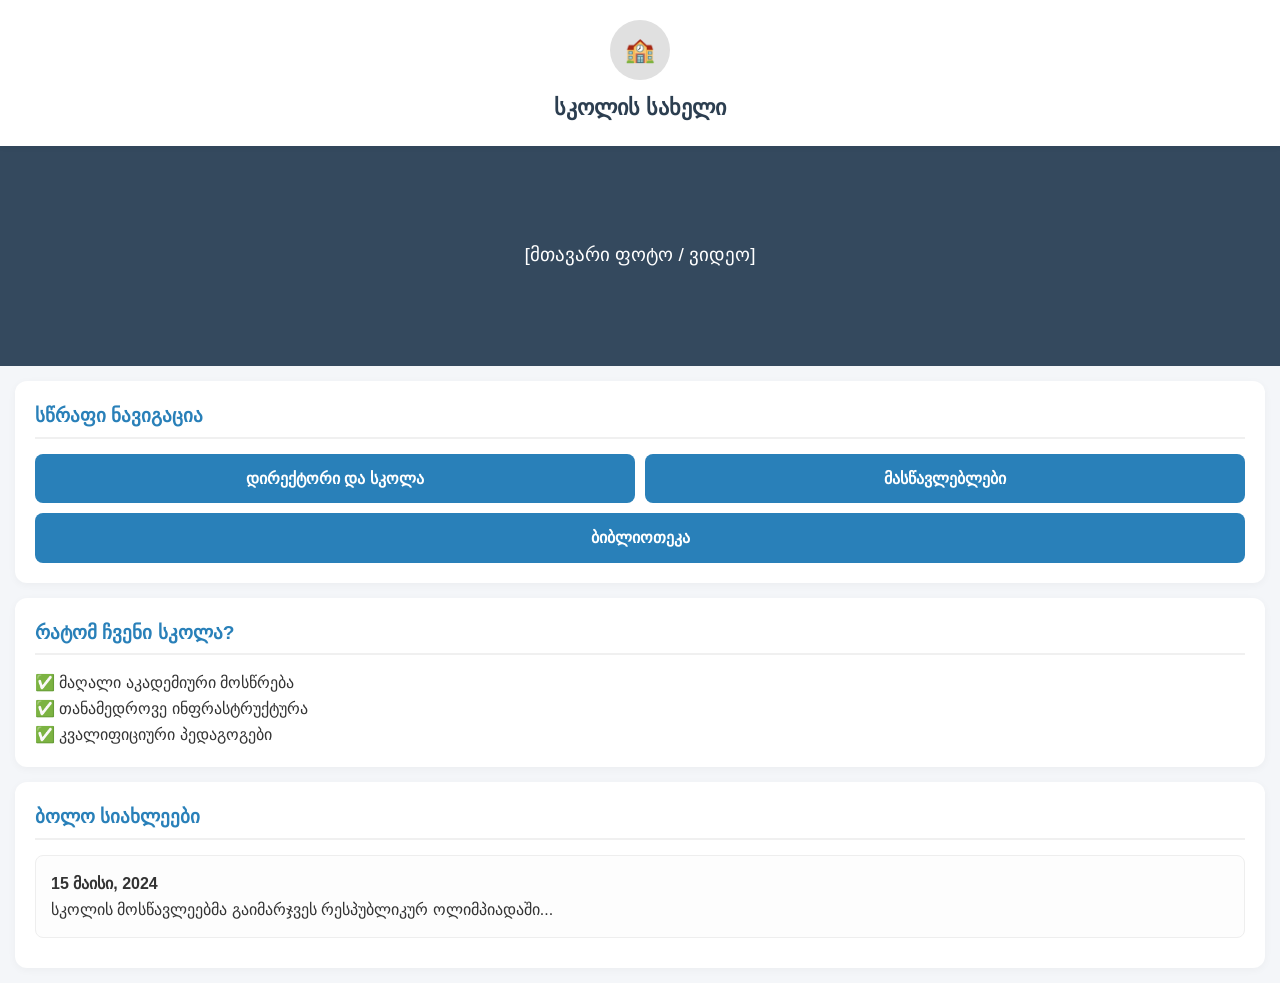
<file: index.html>
<!DOCTYPE html>
<html lang="ka">
<head>
    <meta charset="UTF-8">
    <meta name="viewport" content="width=device-width, initial-scale=1.0, maximum-scale=1.0, user-scalable=no">
    <title>სკოლის ოფიციალური ვებგვერდი</title>
    <style>
        * { box-sizing: border-box; margin: 0; padding: 0; }
        body { font-family: 'Segoe UI', Tahoma, Geneva, Verdana, sans-serif; background-color: #f4f6f9; color: #333; line-height: 1.6; }
        header { background-color: #ffffff; padding: 20px; text-align: center; box-shadow: 0 2px 5px rgba(0,0,0,0.05); position: sticky; top: 0; z-index: 100; }
        .logo-placeholder { width: 60px; height: 60px; background-color: #e0e0e0; border-radius: 50%; margin: 0 auto 10px auto; display: flex; align-items: center; justify-content: center; font-size: 24px; }
        h1 { font-size: 1.4rem; color: #2c3e50; }
        .hero { width: 100%; height: 220px; background-color: #34495e; color: white; display: flex; align-items: center; justify-content: center; font-size: 1.2rem; }
        .section { background: #ffffff; margin: 15px; padding: 20px; border-radius: 12px; box-shadow: 0 2px 8px rgba(0,0,0,0.04); }
        .section h2 { font-size: 1.2rem; color: #2980b9; margin-bottom: 15px; border-bottom: 2px solid #f0f0f0; padding-bottom: 5px; }
        .quick-buttons { display: flex; flex-wrap: wrap; gap: 10px; }
        .btn { background-color: #2980b9; color: white; padding: 12px 20px; border-radius: 8px; text-decoration: none; font-weight: bold; flex: 1 1 45%; text-align: center; }
        .card { background: #fdfdfd; border: 1px solid #eee; padding: 15px; border-radius: 8px; margin-bottom: 10px; }
    </style>
</head>
<body>

    <header>
        <div class="logo-placeholder">🏫</div>
        <h1>სკოლის სახელი</h1>
    </header>

    <div class="hero">
        [მთავარი ფოტო / ვიდეო]
    </div>

    <div class="section">
        <h2>სწრაფი ნავიგაცია</h2>
        <div class="quick-buttons">
            <!-- აქ არის მიბმული სხვა ფაილები -->
            <a href="details.html" class="btn">დირექტორი და სკოლა</a>
            <a href="staff.html" class="btn">მასწავლებლები</a>
            <a href="library.html" class="btn">ბიბლიოთეკა</a>
        </div>
    </div>

    <div class="section">
        <h2>რატომ ჩვენი სკოლა?</h2>
        <p>✅ მაღალი აკადემიური მოსწრება<br>✅ თანამედროვე ინფრასტრუქტურა<br>✅ კვალიფიციური პედაგოგები</p>
    </div>

    <div class="section">
        <h2>ბოლო სიახლეები</h2>
        <div class="card">
            <strong>15 მაისი, 2024</strong><br>
            სკოლის მოსწავლეებმა გაიმარჯვეს რესპუბლიკურ ოლიმპიადაში...
        </div>
    </div>

</body>
</html>
</file>
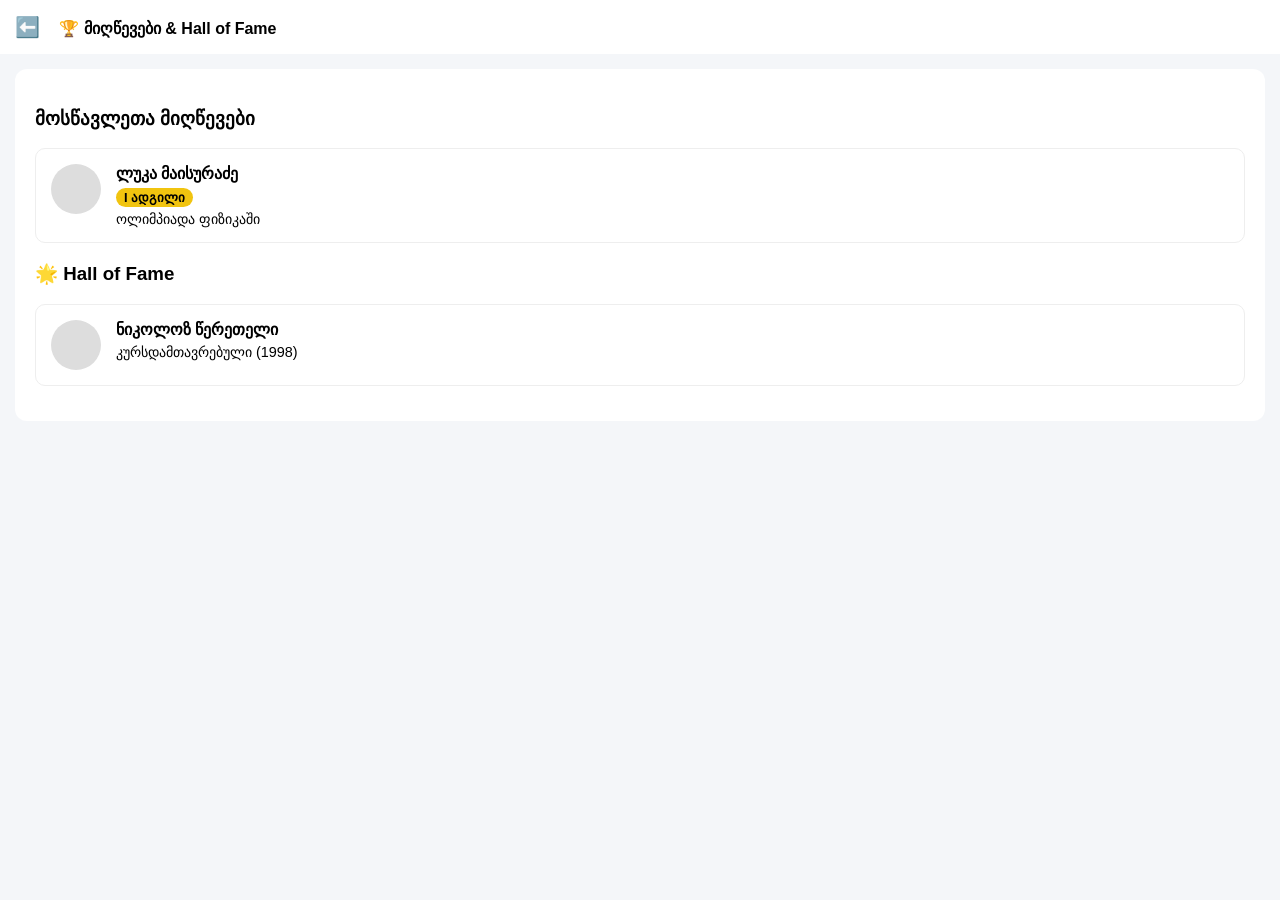
<file: achievements.html>
<!DOCTYPE html>
<html lang="ka">
<head>
    <meta charset="UTF-8">
    <meta name="viewport" content="width=device-width, initial-scale=1.0">
    <title>მიღწევები</title>
    <style>
        body { font-family: sans-serif; background: #f4f6f9; margin: 0; padding: 0; }
        header { background: #fff; padding: 15px; }
        .back-btn { text-decoration: none; font-size: 20px; margin-right: 15px; }
        .section { background: #fff; margin: 15px; padding: 20px; border-radius: 12px; }
        .card { display: flex; gap: 15px; border: 1px solid #eee; padding: 15px; border-radius: 10px; margin-bottom: 15px; }
        .photo { width: 50px; height: 50px; background: #ddd; border-radius: 50%; }
        .badge { background: #f1c40f; padding: 2px 8px; border-radius: 10px; font-size: 0.8rem; font-weight: bold; }
    </style>
</head>
<body>
    <header><a href="index.html" class="back-btn">⬅️</a> <b>🏆 მიღწევები & Hall of Fame</b></header>
    <div class="section">
        <h3>მოსწავლეთა მიღწევები</h3>
        <div class="card">
            <div class="photo"></div>
            <div>
                <h4 style="margin: 0 0 5px 0;">ლუკა მაისურაძე</h4>
                <span class="badge">I ადგილი</span>
                <p style="margin: 5px 0 0 0; font-size: 0.9rem;">ოლიმპიადა ფიზიკაში</p>
            </div>
        </div>
        <h3 style="margin-top: 20px;">🌟 Hall of Fame</h3>
        <div class="card">
            <div class="photo"></div>
            <div>
                <h4 style="margin: 0 0 5px 0;">ნიკოლოზ წერეთელი</h4>
                <p style="margin: 0; font-size: 0.9rem;">კურსდამთავრებული (1998)</p>
            </div>
        </div>
    </div>
</body>
</html>
</file>
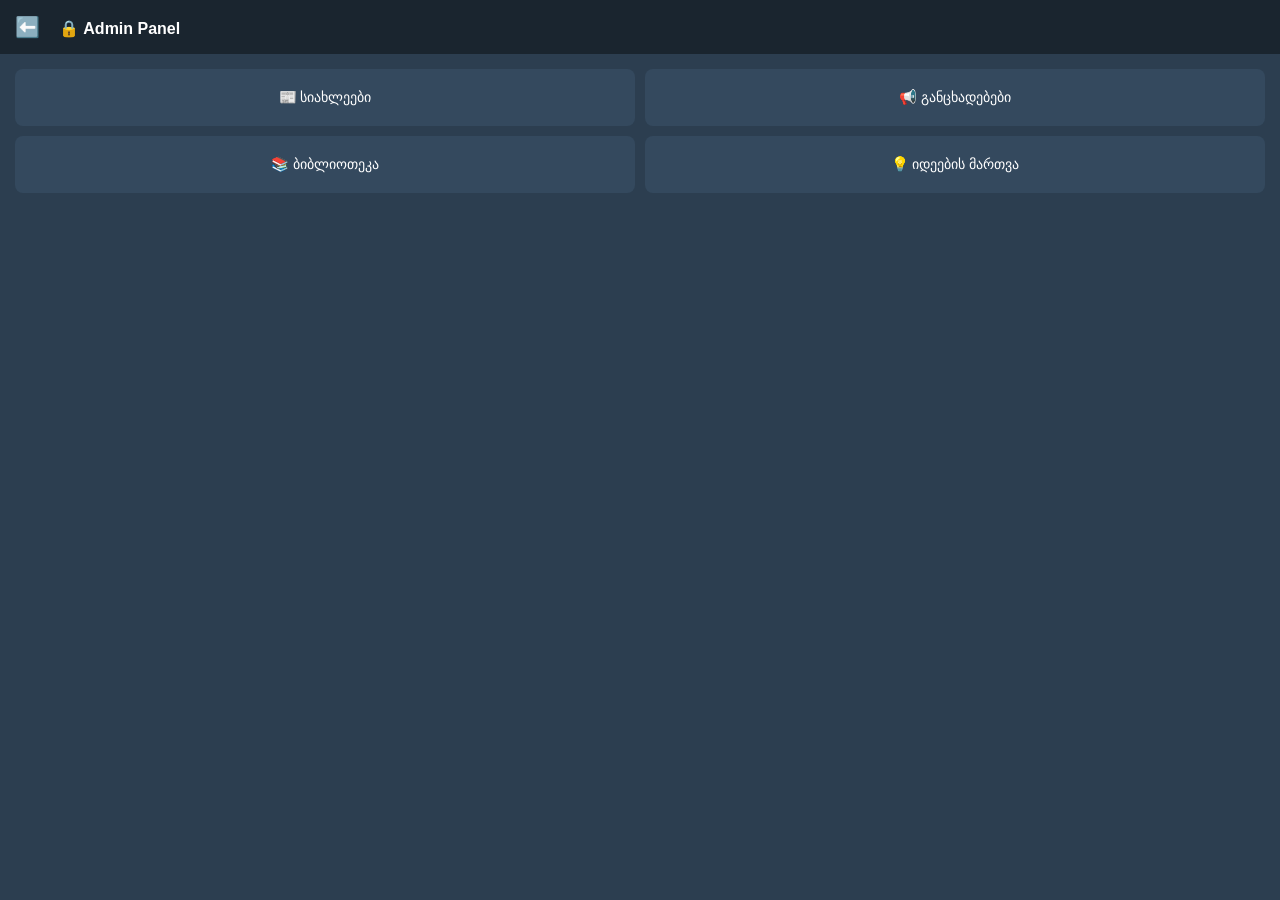
<file: admin.html>
<!DOCTYPE html>
<html lang="ka">
<head>
    <meta charset="UTF-8">
    <meta name="viewport" content="width=device-width, initial-scale=1.0">
    <title>Admin Panel</title>
    <style>
        body { font-family: sans-serif; background: #2c3e50; margin: 0; padding: 0; color: #fff; }
        header { background: #1a252f; padding: 15px; }
        .back-btn { text-decoration: none; font-size: 20px; margin-right: 15px; color: #fff; }
        .grid { display: grid; grid-template-columns: 1fr 1fr; gap: 10px; padding: 15px; }
        .btn { background: #34495e; padding: 20px 10px; text-align: center; border-radius: 8px; color: #fff; text-decoration: none; font-size: 0.9rem; }
    </style>
</head>
<body>
    <header><a href="index.html" class="back-btn">⬅️</a> <b>🔒 Admin Panel</b></header>
    <div class="grid">
        <a href="#" class="btn">📰 სიახლეები</a>
        <a href="#" class="btn">📢 განცხადებები</a>
        <a href="#" class="btn">📚 ბიბლიოთეკა</a>
        <a href="#" class="btn">💡 იდეების მართვა</a>
    </div>
</body>
</html>
</file>
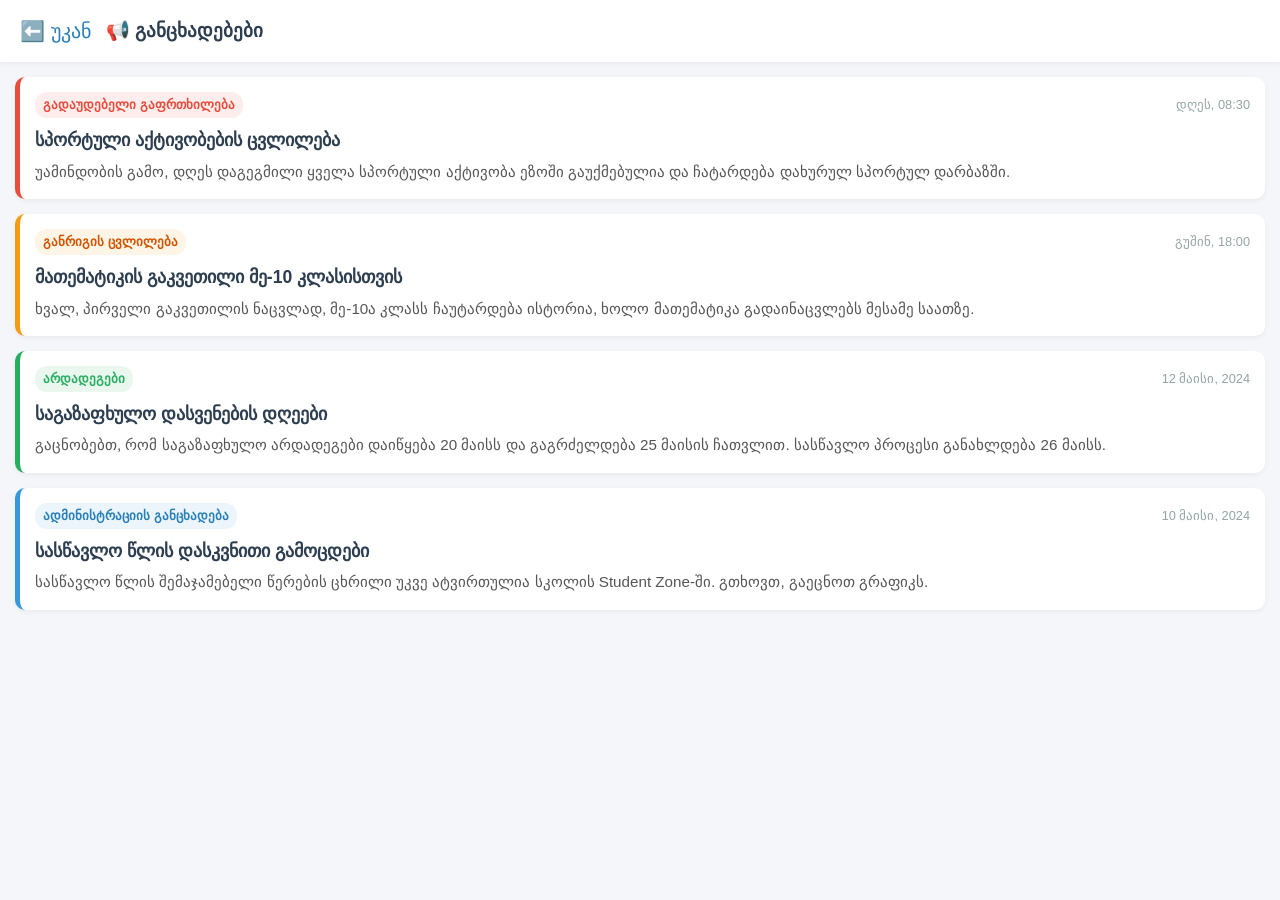
<file: announcements.html>
<!DOCTYPE html>
<html lang="ka">
<head>
    <meta charset="UTF-8">
    <meta name="viewport" content="width=device-width, initial-scale=1.0, maximum-scale=1.0, user-scalable=no">
    <title>მნიშვნელოვანი განცხადებები</title>
    <style>
        * { box-sizing: border-box; margin: 0; padding: 0; }
        body { font-family: 'Segoe UI', Tahoma, Geneva, Verdana, sans-serif; background-color: #f4f6f9; color: #333; line-height: 1.6; }
        
        header { background-color: #ffffff; padding: 15px 20px; display: flex; align-items: center; box-shadow: 0 2px 5px rgba(0,0,0,0.05); position: sticky; top: 0; z-index: 100; }
        .back-btn { text-decoration: none; font-size: 20px; color: #2980b9; margin-right: 15px; }
        h1 { font-size: 1.2rem; color: #2c3e50; }

        .section { padding: 15px; }

        /* განცხადებების საერთო სტილი */
        .alert-card { background: #ffffff; padding: 15px; border-radius: 10px; margin-bottom: 15px; box-shadow: 0 2px 5px rgba(0,0,0,0.05); position: relative; }
        
        /* სხვადასხვა ტიპის განცხადებების ფერები */
        .urgent { border-left: 5px solid #e74c3c; } /* გადაუდებელი - წითელი */
        .schedule { border-left: 5px solid #f39c12; } /* განრიგი - ნარინჯისფერი */
        .holiday { border-left: 5px solid #27ae60; } /* არდადეგები - მწვანე */
        .admin { border-left: 5px solid #3498db; } /* ადმინისტრაცია - ლურჯი */

        .alert-meta { display: flex; justify-content: space-between; align-items: center; margin-bottom: 8px; }
        .alert-type { font-size: 0.8rem; font-weight: bold; padding: 3px 8px; border-radius: 12px; }
        
        /* ტიპების ფონები */
        .urgent .alert-type { background-color: #fdedec; color: #e74c3c; }
        .schedule .alert-type { background-color: #fef5e7; color: #d35400; }
        .holiday .alert-type { background-color: #e9f7ef; color: #27ae60; }
        .admin .alert-type { background-color: #ebf5fb; color: #2980b9; }

        .date { font-size: 0.8rem; color: #95a5a6; }
        .title { font-weight: bold; font-size: 1.1rem; margin-bottom: 5px; color: #2c3e50; }
        .description { font-size: 0.95rem; color: #555; }
    </style>
</head>
<body>

    <header>
        <a href="index.html" class="back-btn">⬅️ უკან</a>
        <h1>📢 განცხადებები</h1>
    </header>

    <div class="section">

        <!-- გადაუდებელი განცხადება -->
        <div class="alert-card urgent">
            <div class="alert-meta">
                <span class="alert-type">გადაუდებელი გაფრთხილება</span>
                <span class="date">დღეს, 08:30</span>
            </div>
            <div class="title">სპორტული აქტივობების ცვლილება</div>
            <div class="description">უამინდობის გამო, დღეს დაგეგმილი ყველა სპორტული აქტივობა ეზოში გაუქმებულია და ჩატარდება დახურულ სპორტულ დარბაზში.</div>
        </div>

        <!-- განრიგის ცვლილება -->
        <div class="alert-card schedule">
            <div class="alert-meta">
                <span class="alert-type">განრიგის ცვლილება</span>
                <span class="date">გუშინ, 18:00</span>
            </div>
            <div class="title">მათემატიკის გაკვეთილი მე-10 კლასისთვის</div>
            <div class="description">ხვალ, პირველი გაკვეთილის ნაცვლად, მე-10ა კლასს ჩაუტარდება ისტორია, ხოლო მათემატიკა გადაინაცვლებს მესამე საათზე.</div>
        </div>

        <!-- არდადეგები -->
        <div class="alert-card holiday">
            <div class="alert-meta">
                <span class="alert-type">არდადეგები</span>
                <span class="date">12 მაისი, 2024</span>
            </div>
            <div class="title">საგაზაფხულო დასვენების დღეები</div>
            <div class="description">გაცნობებთ, რომ საგაზაფხულო არდადეგები დაიწყება 20 მაისს და გაგრძელდება 25 მაისის ჩათვლით. სასწავლო პროცესი განახლდება 26 მაისს.</div>
        </div>

        <!-- ადმინისტრაციის განცხადება -->
        <div class="alert-card admin">
            <div class="alert-meta">
                <span class="alert-type">ადმინისტრაციის განცხადება</span>
                <span class="date">10 მაისი, 2024</span>
            </div>
            <div class="title">სასწავლო წლის დასკვნითი გამოცდები</div>
            <div class="description">სასწავლო წლის შემაჯამებელი წერების ცხრილი უკვე ატვირთულია სკოლის Student Zone-ში. გთხოვთ, გაეცნოთ გრაფიკს.</div>
        </div>

    </div>

</body>
</html>
</file>
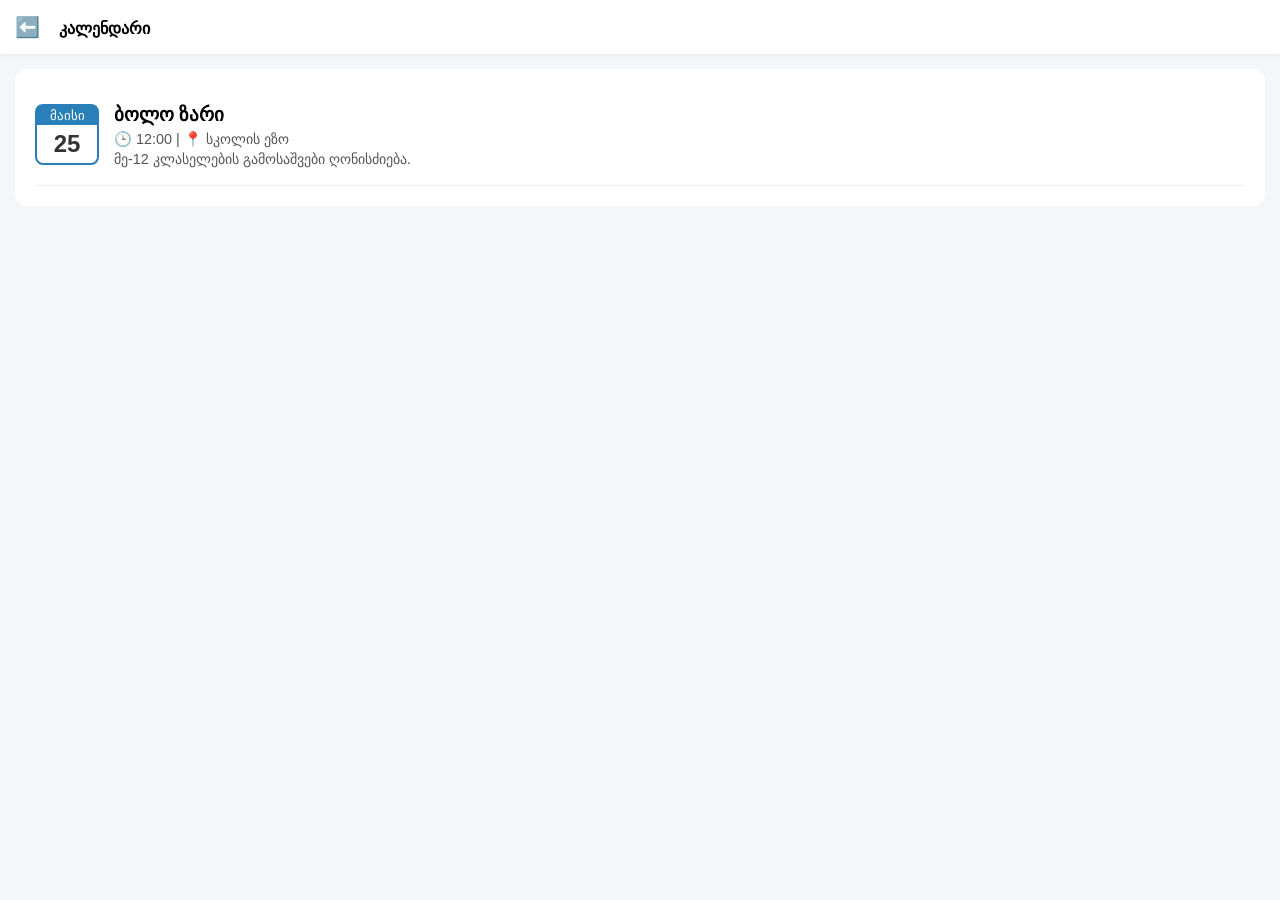
<file: calendar.html>
<!DOCTYPE html>
<html lang="ka">
<head>
    <meta charset="UTF-8">
    <meta name="viewport" content="width=device-width, initial-scale=1.0">
    <title>კალენდარი</title>
    <style>
        body { font-family: sans-serif; background: #f4f6f9; margin: 0; padding: 0; }
        header { background: #fff; padding: 15px; box-shadow: 0 2px 5px rgba(0,0,0,0.05); position: sticky; top: 0; }
        .back-btn { text-decoration: none; font-size: 20px; margin-right: 15px; }
        .section { background: #fff; margin: 15px; padding: 20px; border-radius: 12px; }
        .event-card { display: flex; gap: 15px; padding: 15px 0; border-bottom: 1px solid #eee; }
        .date-box { border: 2px solid #2980b9; border-radius: 8px; text-align: center; min-width: 60px; height: fit-content; }
        .date-month { background: #2980b9; color: #fff; font-size: 0.8rem; padding: 2px 0; }
        .date-day { font-size: 1.5rem; font-weight: bold; padding: 5px 0; color: #333; }
        .event-details p { margin: 3px 0; font-size: 0.9rem; color: #555; }
    </style>
</head>
<body>
    <header><a href="index.html" class="back-btn">⬅️</a> <b>კალენდარი</b></header>
    <div class="section">
        <div class="event-card">
            <div class="date-box">
                <div class="date-month">მაისი</div>
                <div class="date-day">25</div>
            </div>
            <div class="event-details">
                <h3 style="margin: 0 0 5px 0;">ბოლო ზარი</h3>
                <p>🕒 12:00 | 📍 სკოლის ეზო</p>
                <p>მე-12 კლასელების გამოსაშვები ღონისძიება.</p>
            </div>
        </div>
    </div>
</body>
</html>
</file>
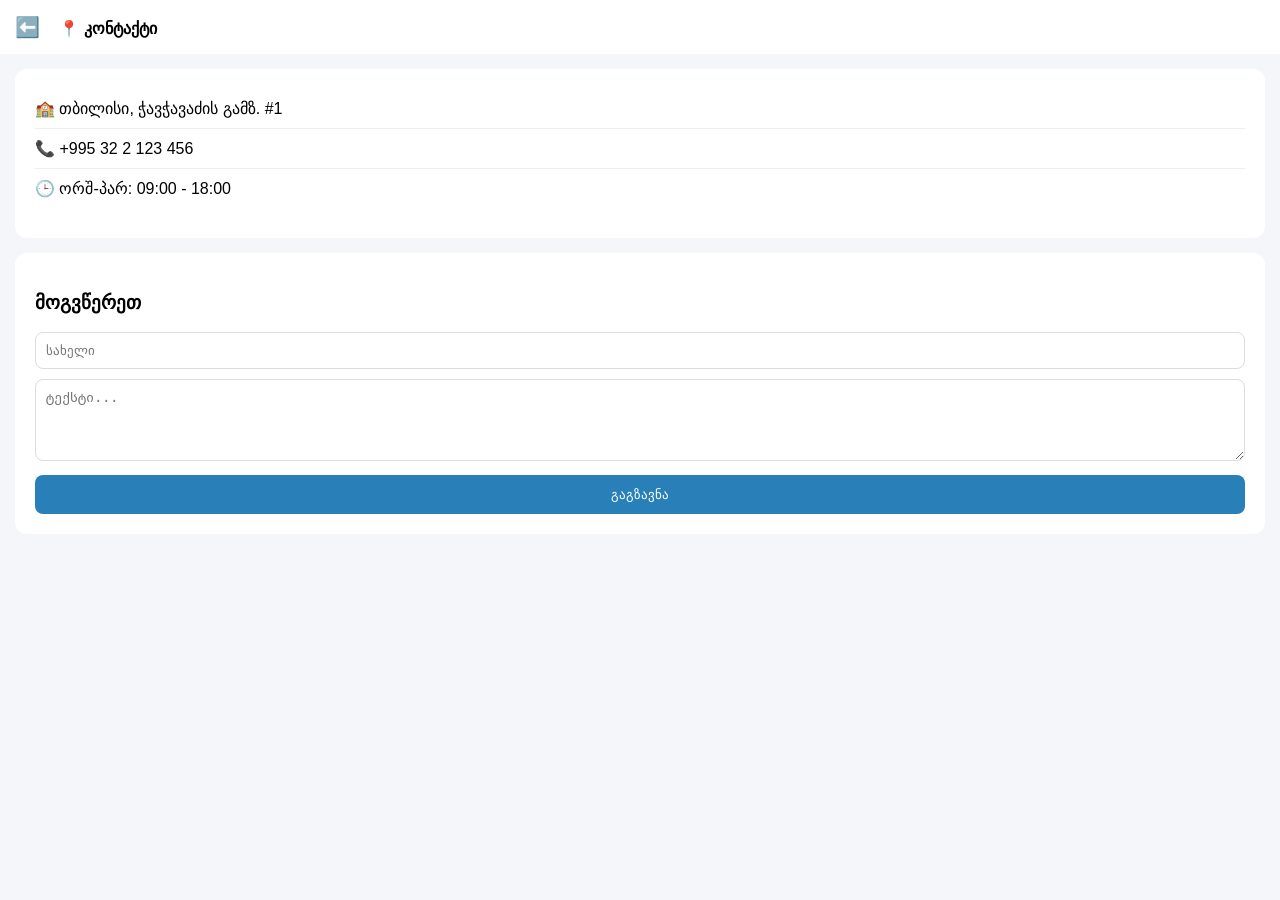
<file: contact.html>
<!DOCTYPE html>
<html lang="ka">
<head>
    <meta charset="UTF-8">
    <meta name="viewport" content="width=device-width, initial-scale=1.0">
    <title>კონტაქტი</title>
    <style>
        body { font-family: sans-serif; background: #f4f6f9; margin: 0; padding: 0; }
        header { background: #fff; padding: 15px; }
        .back-btn { text-decoration: none; font-size: 20px; margin-right: 15px; }
        .section { background: #fff; margin: 15px; padding: 20px; border-radius: 12px; }
        .info p { margin: 10px 0; border-bottom: 1px solid #eee; padding-bottom: 10px; }
        input, textarea { width: 100%; box-sizing: border-box; padding: 10px; margin-bottom: 10px; border: 1px solid #ddd; border-radius: 8px; }
        button { width: 100%; padding: 12px; background: #2980b9; color: #fff; border: none; border-radius: 8px; }
    </style>
</head>
<body>
    <header><a href="index.html" class="back-btn">⬅️</a> <b>📍 კონტაქტი</b></header>
    <div class="section info">
        <p>🏫 თბილისი, ჭავჭავაძის გამზ. #1</p>
        <p>📞 +995 32 2 123 456</p>
        <p style="border: none;">🕒 ორშ-პარ: 09:00 - 18:00</p>
    </div>
    <div class="section">
        <h3>მოგვწერეთ</h3>
        <input type="text" placeholder="სახელი">
        <textarea rows="4" placeholder="ტექსტი..."></textarea>
        <button>გაგზავნა</button>
    </div>
</body>
</html>
</file>
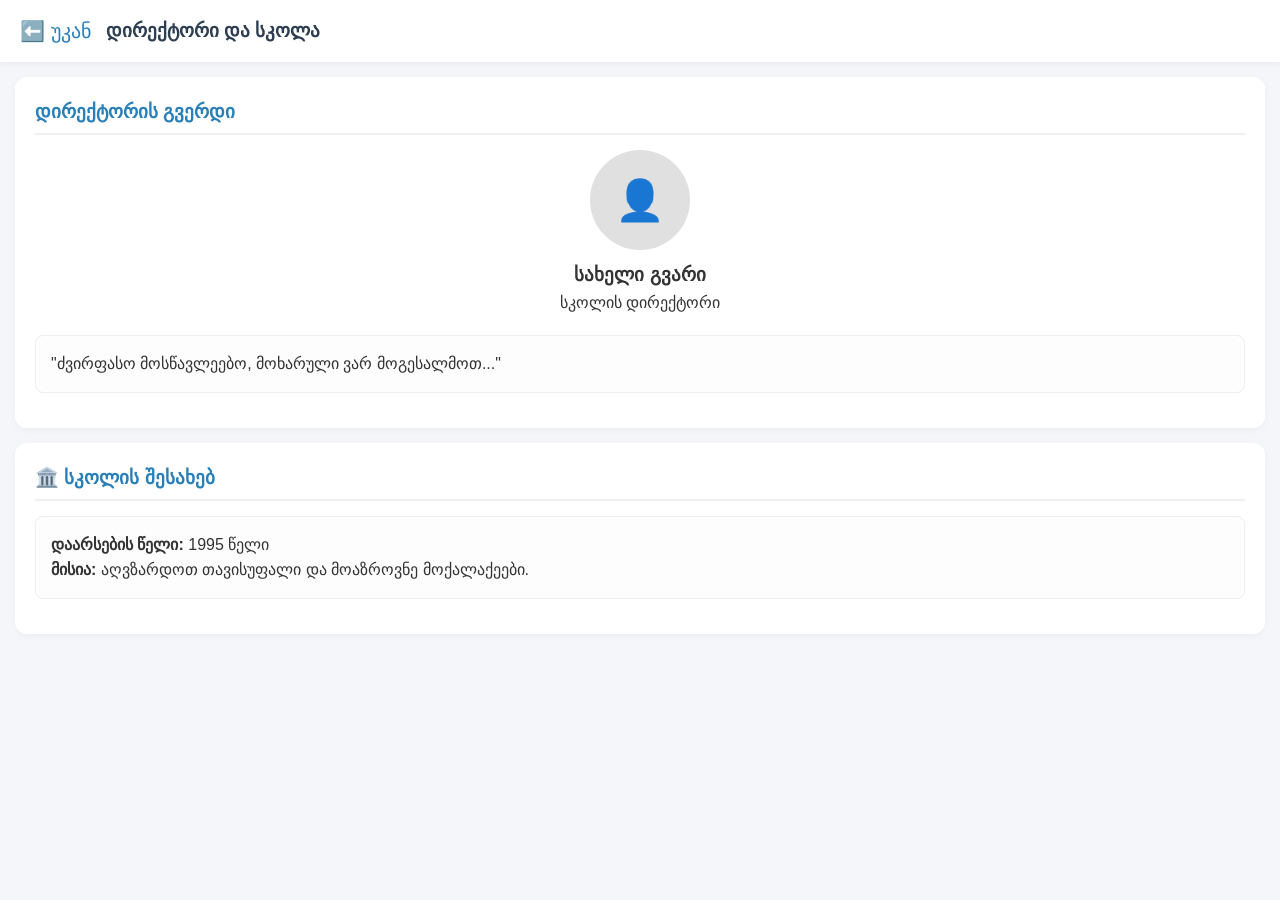
<file: details.html>
<!DOCTYPE html>
<html lang="ka">
<head>
    <meta charset="UTF-8">
    <meta name="viewport" content="width=device-width, initial-scale=1.0, maximum-scale=1.0, user-scalable=no">
    <title>დეტალური ინფორმაცია</title>
    <style>
        * { box-sizing: border-box; margin: 0; padding: 0; }
        body { font-family: 'Segoe UI', Tahoma, Geneva, Verdana, sans-serif; background-color: #f4f6f9; color: #333; line-height: 1.6; }
        header { background-color: #ffffff; padding: 15px 20px; display: flex; align-items: center; box-shadow: 0 2px 5px rgba(0,0,0,0.05); position: sticky; top: 0; z-index: 100; }
        .back-btn { text-decoration: none; font-size: 20px; color: #2980b9; margin-right: 15px; }
        h1 { font-size: 1.2rem; color: #2c3e50; }
        .section { background: #ffffff; margin: 15px; padding: 20px; border-radius: 12px; box-shadow: 0 2px 8px rgba(0,0,0,0.04); }
        .section h2 { font-size: 1.2rem; color: #2980b9; margin-bottom: 15px; border-bottom: 2px solid #f0f0f0; padding-bottom: 5px; }
        .profile-card { text-align: center; margin-bottom: 20px; }
        .profile-pic { width: 100px; height: 100px; background-color: #e0e0e0; border-radius: 50%; margin: 0 auto 10px auto; display: flex; align-items: center; justify-content: center; font-size: 40px; }
        .info-block { background: #fdfdfd; border: 1px solid #eee; padding: 15px; border-radius: 8px; margin-bottom: 15px; }
    </style>
</head>
<body>

    <header>
        <!-- დაბრუნება მთავარ გვერდზე -->
        <a href="index.html" class="back-btn">⬅️ უკან</a>
        <h1>დირექტორი და სკოლა</h1>
    </header>

    <div class="section">
        <h2>დირექტორის გვერდი</h2>
        <div class="profile-card">
            <div class="profile-pic">👤</div>
            <h3>სახელი გვარი</h3>
            <p>სკოლის დირექტორი</p>
        </div>
        <div class="info-block">
            <p>"ძვირფასო მოსწავლეებო, მოხარული ვარ მოგესალმოთ..."</p>
        </div>
    </div>

    <div class="section">
        <h2>🏛️ სკოლის შესახებ</h2>
        <div class="info-block">
            <p><strong>დაარსების წელი:</strong> 1995 წელი</p>
            <p><strong>მისია:</strong> აღვზარდოთ თავისუფალი და მოაზროვნე მოქალაქეები.</p>
        </div>
    </div>

</body>
</html>
</file>
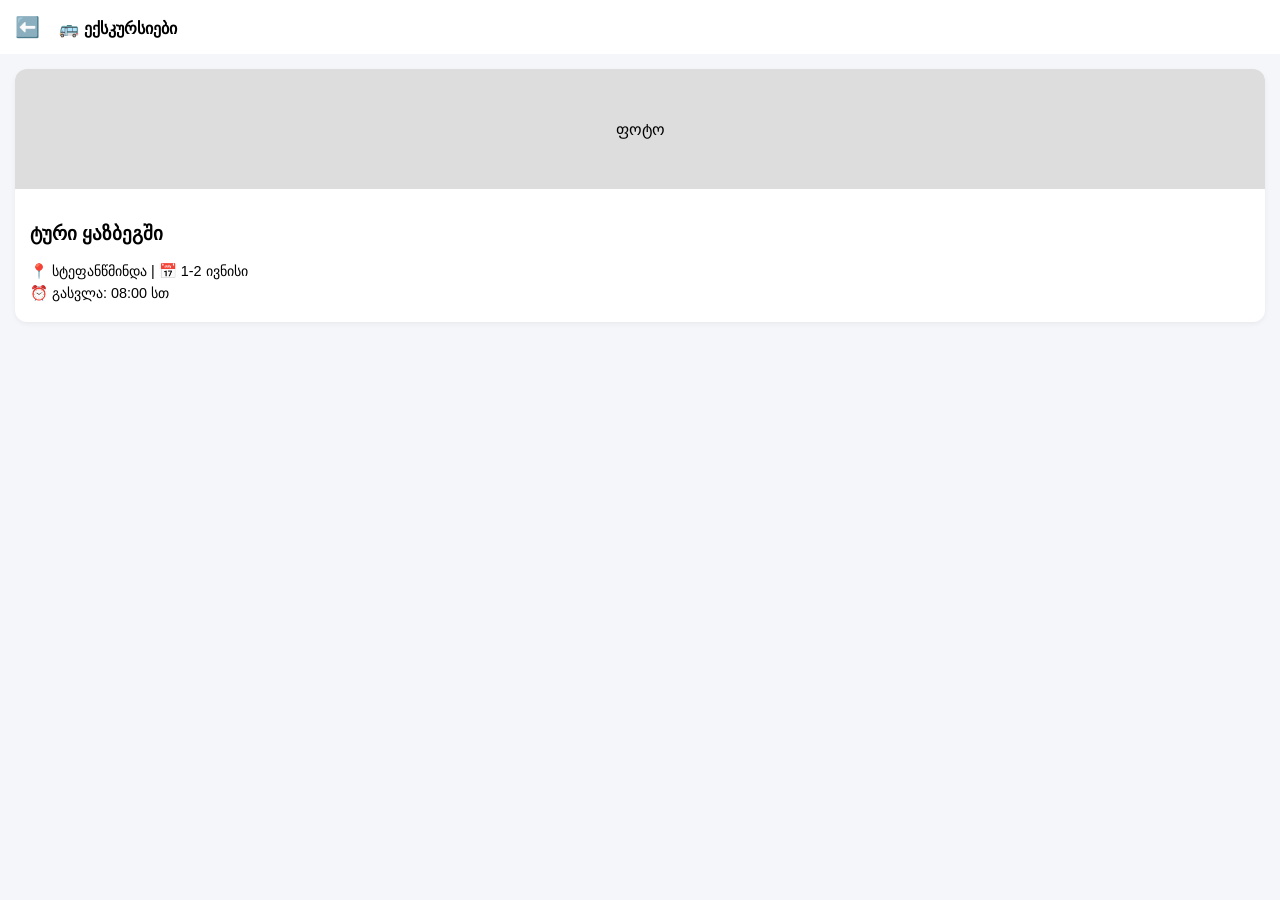
<file: excursions.html>
<!DOCTYPE html>
<html lang="ka">
<head>
    <meta charset="UTF-8">
    <meta name="viewport" content="width=device-width, initial-scale=1.0">
    <title>ექსკურსიები</title>
    <style>
        body { font-family: sans-serif; background: #f4f6f9; margin: 0; padding: 0; }
        header { background: #fff; padding: 15px; }
        .back-btn { text-decoration: none; font-size: 20px; margin-right: 15px; }
        .tour-card { background: #fff; margin: 15px; border-radius: 12px; overflow: hidden; box-shadow: 0 2px 5px rgba(0,0,0,0.05); }
        .tour-img { height: 120px; background: #ddd; display: flex; justify-content: center; align-items: center; }
        .tour-info { padding: 15px; }
        .tour-info p { margin: 5px 0; font-size: 0.9rem; }
    </style>
</head>
<body>
    <header><a href="index.html" class="back-btn">⬅️</a> <b>🚌 ექსკურსიები</b></header>
    <div class="tour-card">
        <div class="tour-img">ფოტო</div>
        <div class="tour-info">
            <h3>ტური ყაზბეგში</h3>
            <p>📍 სტეფანწმინდა | 📅 1-2 ივნისი</p>
            <p>⏰ გასვლა: 08:00 სთ</p>
        </div>
    </div>
</body>
</html>
</file>
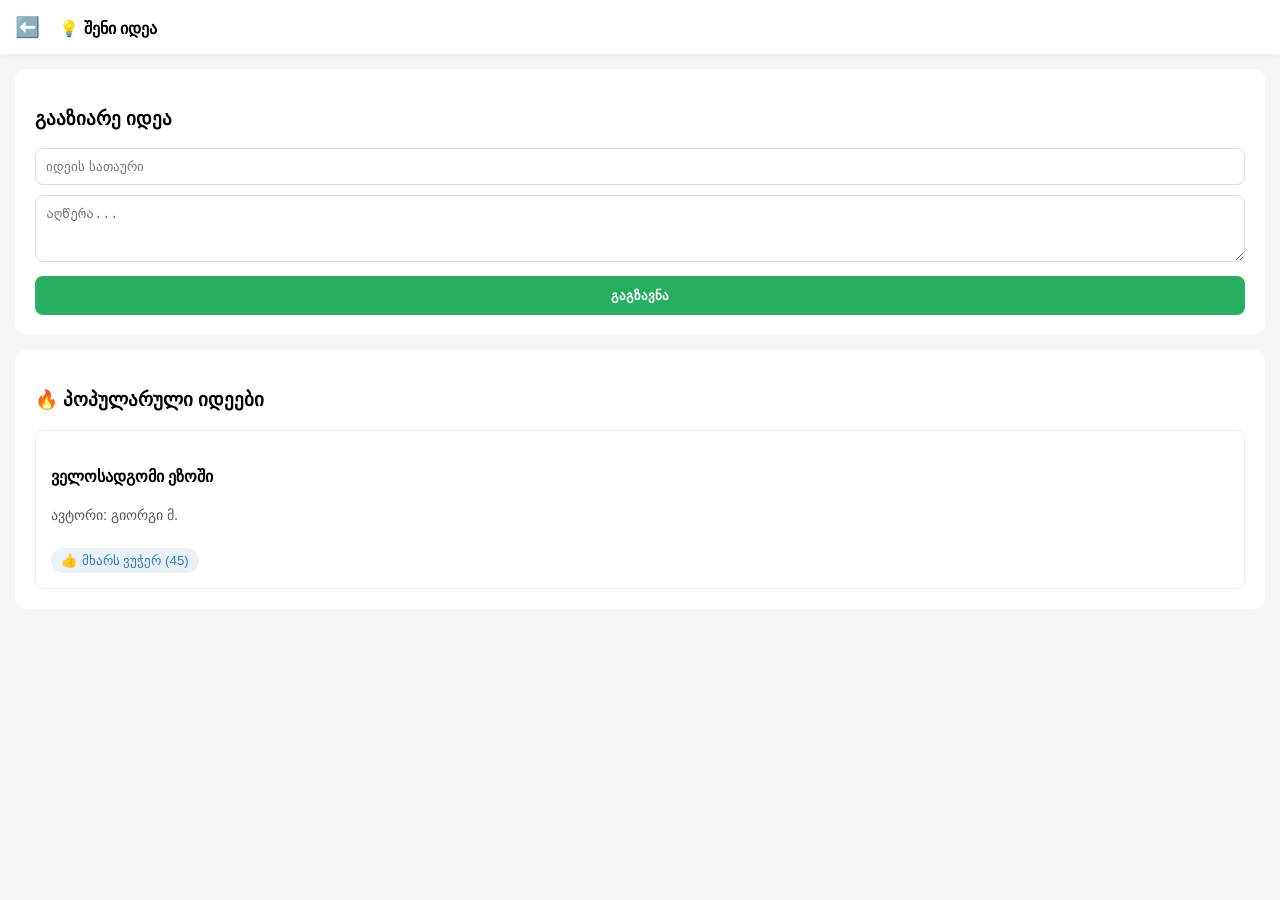
<file: ideas.html>
<!DOCTYPE html>
<html lang="ka">
<head>
    <meta charset="UTF-8">
    <meta name="viewport" content="width=device-width, initial-scale=1.0">
    <title>შენი იდეა</title>
    <style>
        body { font-family: sans-serif; background: #f4f6f9; margin: 0; padding: 0; }
        header { background: #fff; padding: 15px; box-shadow: 0 2px 5px rgba(0,0,0,0.05); }
        .back-btn { text-decoration: none; font-size: 20px; margin-right: 15px; }
        .section { background: #fff; margin: 15px; padding: 20px; border-radius: 12px; }
        input, textarea { width: 100%; box-sizing: border-box; padding: 10px; margin-bottom: 10px; border: 1px solid #ddd; border-radius: 8px; }
        button.submit { width: 100%; padding: 12px; background: #27ae60; color: #fff; border: none; border-radius: 8px; font-weight: bold; }
        .idea { border: 1px solid #eee; padding: 15px; border-radius: 8px; margin-top: 15px; }
        .support-btn { background: #eaf2f8; color: #2980b9; border: none; padding: 5px 10px; border-radius: 15px; margin-top: 10px; }
    </style>
</head>
<body>
    <header><a href="index.html" class="back-btn">⬅️</a> <b>💡 შენი იდეა</b></header>
    <div class="section">
        <h3>გააზიარე იდეა</h3>
        <input type="text" placeholder="იდეის სათაური">
        <textarea rows="3" placeholder="აღწერა..."></textarea>
        <button class="submit">გაგზავნა</button>
    </div>
    <div class="section">
        <h3>🔥 პოპულარული იდეები</h3>
        <div class="idea">
            <h4>ველოსადგომი ეზოში</h4>
            <p style="font-size: 0.9rem; color: #555;">ავტორი: გიორგი მ.</p>
            <button class="support-btn">👍 მხარს ვუჭერ (45)</button>
        </div>
    </div>
</body>
</html>
</file>
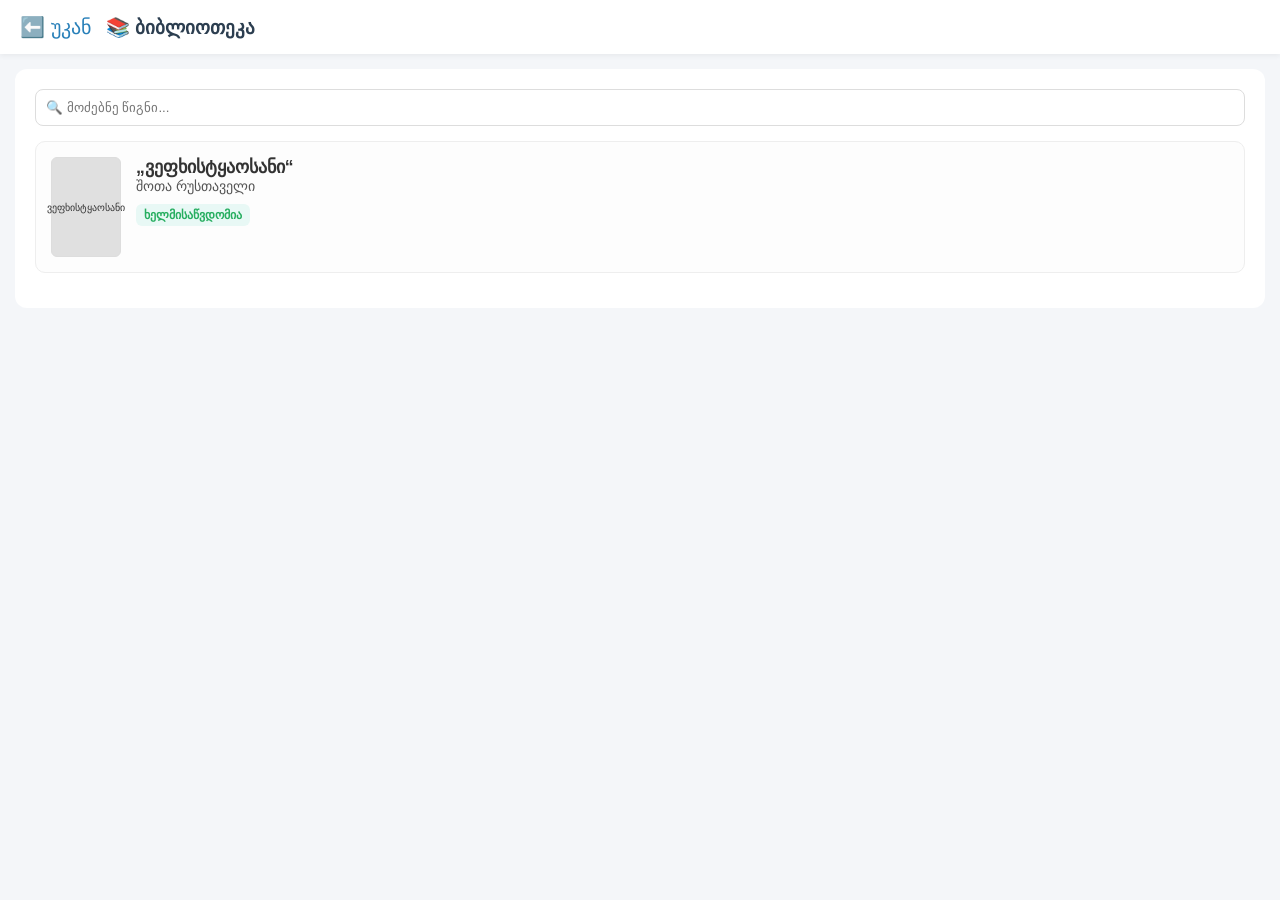
<file: library.html>
<!DOCTYPE html>
<html lang="ka">
<head>
    <meta charset="UTF-8">
    <meta name="viewport" content="width=device-width, initial-scale=1.0, maximum-scale=1.0, user-scalable=no">
    <title>ბიბლიოთეკა</title>
    <style>
        * { box-sizing: border-box; margin: 0; padding: 0; }
        body { font-family: 'Segoe UI', Tahoma, Geneva, Verdana, sans-serif; background-color: #f4f6f9; color: #333; }
        header { background-color: #ffffff; padding: 15px 20px; display: flex; align-items: center; box-shadow: 0 2px 5px rgba(0,0,0,0.05); position: sticky; top: 0; z-index: 100; }
        .back-btn { text-decoration: none; font-size: 20px; color: #2980b9; margin-right: 15px; }
        h1 { font-size: 1.2rem; color: #2c3e50; }
        .section { background: #ffffff; margin: 15px; padding: 20px; border-radius: 12px; }
        .book-card { display: flex; gap: 15px; background: #fdfdfd; border: 1px solid #eee; border-radius: 10px; padding: 15px; margin-bottom: 15px; }
        .book-cover { width: 70px; height: 100px; background-color: #e0e0e0; border-radius: 6px; display: flex; align-items: center; justify-content: center; font-size: 10px; text-align: center; border: 1px solid #ddd; }
        .status-available { background-color: #e8f8f5; color: #27ae60; padding: 4px 8px; border-radius: 6px; font-size: 0.75rem; font-weight: bold; }
    </style>
</head>
<body>

    <header>
        <a href="index.html" class="back-btn">⬅️ უკან</a>
        <h1>📚 ბიბლიოთეკა</h1>
    </header>

    <div class="section">
        <input type="text" placeholder="🔍 მოძებნე წიგნი..." style="width: 100%; padding: 10px; border-radius: 8px; border: 1px solid #ddd; margin-bottom: 15px;">
        
        <div class="book-card">
            <div class="book-cover">ვეფხისტყაოსანი</div>
            <div>
                <h3 style="font-size: 1.1rem;">„ვეფხისტყაოსანი“</h3>
                <p style="font-size: 0.9rem; color: #555;">შოთა რუსთაველი</p>
                <span class="status-available" style="display: inline-block; margin-top: 10px;">ხელმისაწვდომია</span>
            </div>
        </div>
    </div>

</body>
</html>
</file>
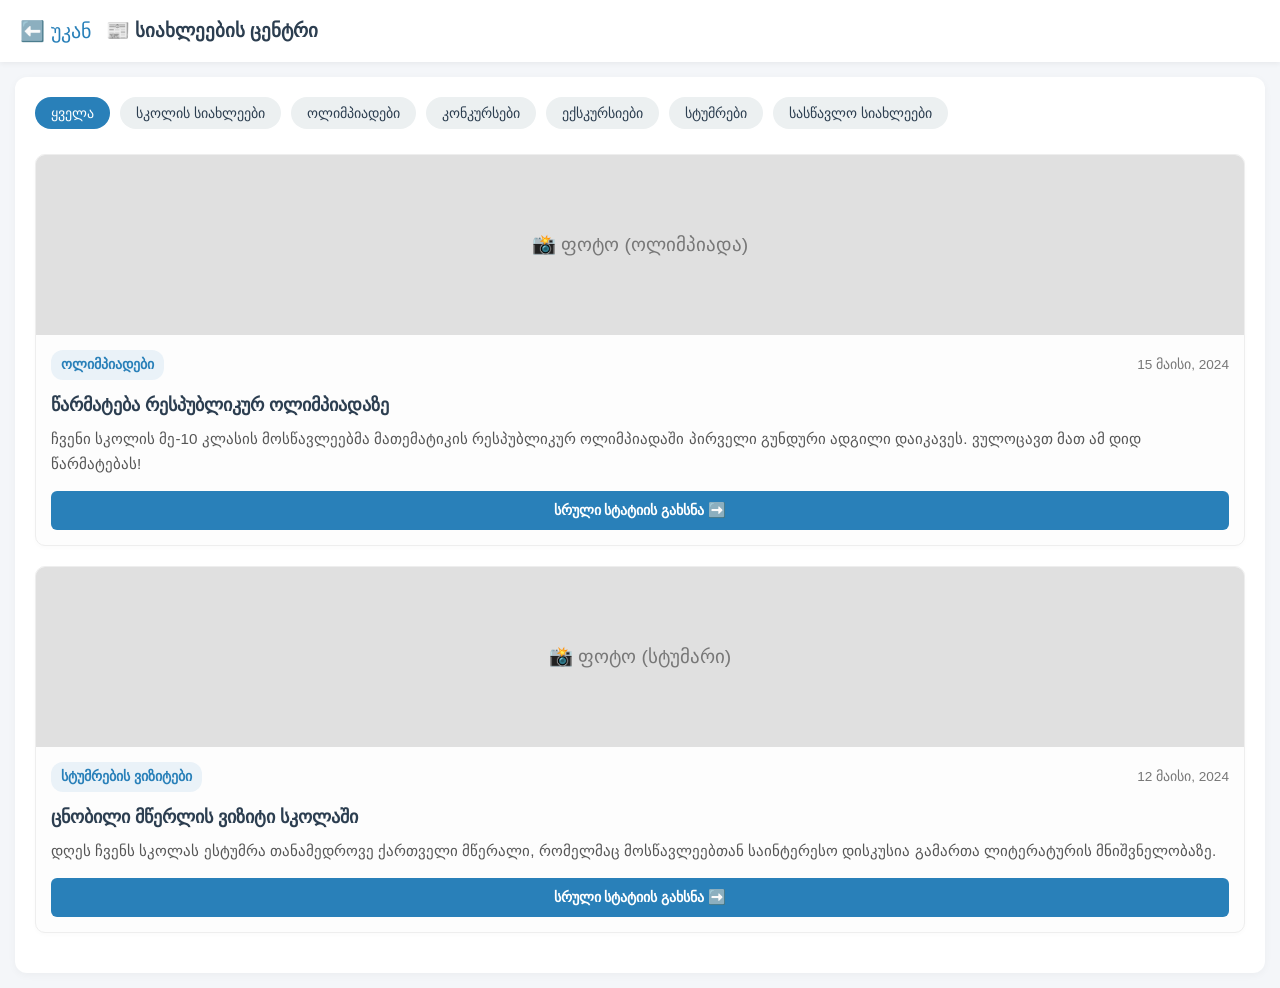
<file: news.html>
<!DOCTYPE html>
<html lang="ka">
<head>
    <meta charset="UTF-8">
    <meta name="viewport" content="width=device-width, initial-scale=1.0, maximum-scale=1.0, user-scalable=no">
    <title>სიახლეების ცენტრი</title>
    <style>
        * { box-sizing: border-box; margin: 0; padding: 0; }
        body { font-family: 'Segoe UI', Tahoma, Geneva, Verdana, sans-serif; background-color: #f4f6f9; color: #333; line-height: 1.6; }
        
        header { background-color: #ffffff; padding: 15px 20px; display: flex; align-items: center; box-shadow: 0 2px 5px rgba(0,0,0,0.05); position: sticky; top: 0; z-index: 100; }
        .back-btn { text-decoration: none; font-size: 20px; color: #2980b9; margin-right: 15px; }
        h1 { font-size: 1.2rem; color: #2c3e50; }

        .section { background: #ffffff; margin: 15px; padding: 20px; border-radius: 12px; box-shadow: 0 2px 8px rgba(0,0,0,0.04); }

        /* კატეგორიების ფილტრი */
        .categories-container { display: flex; gap: 10px; overflow-x: auto; padding-bottom: 15px; margin-bottom: 10px; }
        .categories-container::-webkit-scrollbar { display: none; }
        .category-btn { background-color: #ecf0f1; color: #2c3e50; border: none; padding: 8px 16px; border-radius: 20px; font-size: 0.9rem; white-space: nowrap; cursor: pointer; }
        .category-btn.active { background-color: #2980b9; color: white; }

        /* სიახლის ბარათი */
        .news-card { background: #fdfdfd; border: 1px solid #eee; border-radius: 10px; overflow: hidden; margin-bottom: 20px; box-shadow: 0 2px 4px rgba(0,0,0,0.02); }
        .news-img { width: 100%; height: 180px; background-color: #e0e0e0; display: flex; align-items: center; justify-content: center; color: #777; font-size: 1.2rem; position: relative; }
        .news-content { padding: 15px; }
        .news-meta { display: flex; justify-content: space-between; align-items: center; margin-bottom: 10px; font-size: 0.85rem; color: #777; }
        .news-category { background-color: #eaf2f8; color: #2980b9; padding: 4px 10px; border-radius: 12px; font-weight: bold; }
        .news-title { font-size: 1.15rem; color: #2c3e50; margin-bottom: 8px; font-weight: bold; }
        .news-desc { font-size: 0.95rem; color: #555; margin-bottom: 15px; display: -webkit-box; -webkit-line-clamp: 3; -webkit-box-orient: vertical; overflow: hidden; }
        .read-more { display: inline-block; background-color: #2980b9; color: white; padding: 8px 15px; border-radius: 6px; text-decoration: none; font-weight: bold; font-size: 0.9rem; width: 100%; text-align: center; }
    </style>
</head>
<body>

    <header>
        <a href="index.html" class="back-btn">⬅️ უკან</a>
        <h1>📰 სიახლეების ცენტრი</h1>
    </header>

    <div class="section">
        <!-- კატეგორიები -->
        <div class="categories-container">
            <button class="category-btn active">ყველა</button>
            <button class="category-btn">სკოლის სიახლეები</button>
            <button class="category-btn">ოლიმპიადები</button>
            <button class="category-btn">კონკურსები</button>
            <button class="category-btn">ექსკურსიები</button>
            <button class="category-btn">სტუმრები</button>
            <button class="category-btn">სასწავლო სიახლეები</button>
        </div>

        <!-- სიახლე 1 -->
        <div class="news-card">
            <div class="news-img">📸 ფოტო (ოლიმპიადა)</div>
            <div class="news-content">
                <div class="news-meta">
                    <span class="news-category">ოლიმპიადები</span>
                    <span>15 მაისი, 2024</span>
                </div>
                <div class="news-title">წარმატება რესპუბლიკურ ოლიმპიადაზე</div>
                <div class="news-desc">
                    ჩვენი სკოლის მე-10 კლასის მოსწავლეებმა მათემატიკის რესპუბლიკურ ოლიმპიადაში პირველი გუნდური ადგილი დაიკავეს. ვულოცავთ მათ ამ დიდ წარმატებას!
                </div>
                <a href="#" class="read-more">სრული სტატიის გახსნა ➡️</a>
            </div>
        </div>

        <!-- სიახლე 2 -->
        <div class="news-card">
            <div class="news-img">📸 ფოტო (სტუმარი)</div>
            <div class="news-content">
                <div class="news-meta">
                    <span class="news-category">სტუმრების ვიზიტები</span>
                    <span>12 მაისი, 2024</span>
                </div>
                <div class="news-title">ცნობილი მწერლის ვიზიტი სკოლაში</div>
                <div class="news-desc">
                    დღეს ჩვენს სკოლას ესტუმრა თანამედროვე ქართველი მწერალი, რომელმაც მოსწავლეებთან საინტერესო დისკუსია გამართა ლიტერატურის მნიშვნელობაზე.
                </div>
                <a href="#" class="read-more">სრული სტატიის გახსნა ➡️</a>
            </div>
        </div>
        
    </div>

</body>
</html>
</file>
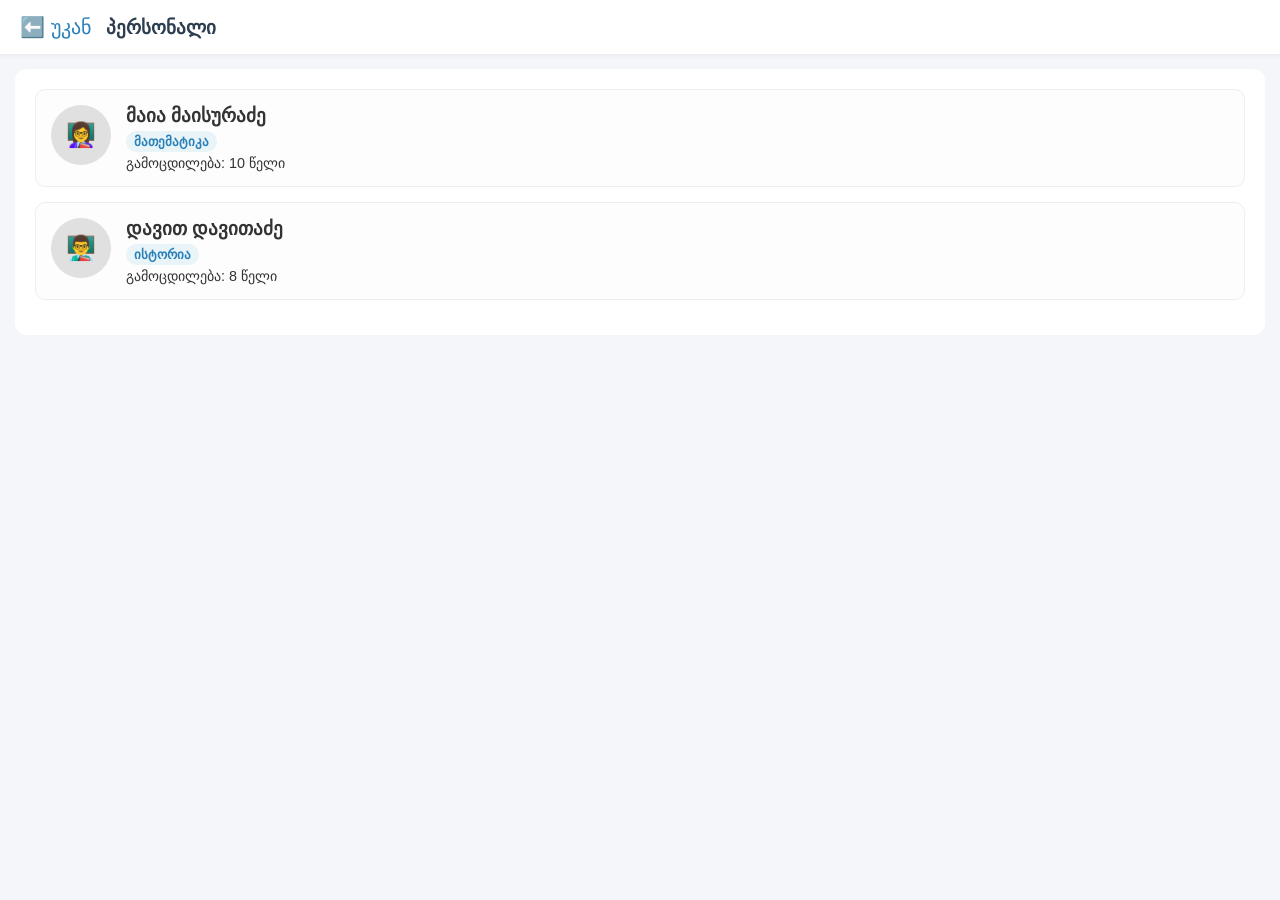
<file: staff.html>
<!DOCTYPE html>
<html lang="ka">
<head>
    <meta charset="UTF-8">
    <meta name="viewport" content="width=device-width, initial-scale=1.0, maximum-scale=1.0, user-scalable=no">
    <title>პერსონალი</title>
    <style>
        * { box-sizing: border-box; margin: 0; padding: 0; }
        body { font-family: 'Segoe UI', Tahoma, Geneva, Verdana, sans-serif; background-color: #f4f6f9; color: #333; }
        header { background-color: #ffffff; padding: 15px 20px; display: flex; align-items: center; box-shadow: 0 2px 5px rgba(0,0,0,0.05); position: sticky; top: 0; z-index: 100; }
        .back-btn { text-decoration: none; font-size: 20px; color: #2980b9; margin-right: 15px; }
        h1 { font-size: 1.2rem; color: #2c3e50; }
        .section { background: #ffffff; margin: 15px; padding: 20px; border-radius: 12px; }
        .teacher-card { background: #fdfdfd; border: 1px solid #eee; border-radius: 10px; padding: 15px; margin-bottom: 15px; display: flex; gap: 15px; }
        .teacher-photo { width: 60px; height: 60px; background-color: #e0e0e0; border-radius: 50%; display: flex; align-items: center; justify-content: center; font-size: 24px; }
        .subject-badge { background-color: #e8f4f8; color: #2980b9; padding: 3px 8px; border-radius: 12px; font-size: 0.8rem; font-weight: bold; }
    </style>
</head>
<body>

    <header>
        <a href="index.html" class="back-btn">⬅️ უკან</a>
        <h1>პერსონალი</h1>
    </header>

    <div class="section">
        <div class="teacher-card">
            <div class="teacher-photo">👩‍🏫</div>
            <div>
                <h3 style="margin-bottom: 5px;">მაია მაისურაძე</h3>
                <span class="subject-badge">მათემატიკა</span>
                <p style="font-size: 0.9rem; margin-top: 5px;">გამოცდილება: 10 წელი</p>
            </div>
        </div>
        <div class="teacher-card">
            <div class="teacher-photo">👨‍🏫</div>
            <div>
                <h3 style="margin-bottom: 5px;">დავით დავითაძე</h3>
                <span class="subject-badge">ისტორია</span>
                <p style="font-size: 0.9rem; margin-top: 5px;">გამოცდილება: 8 წელი</p>
            </div>
        </div>
    </div>

</body>
</html>
</file>
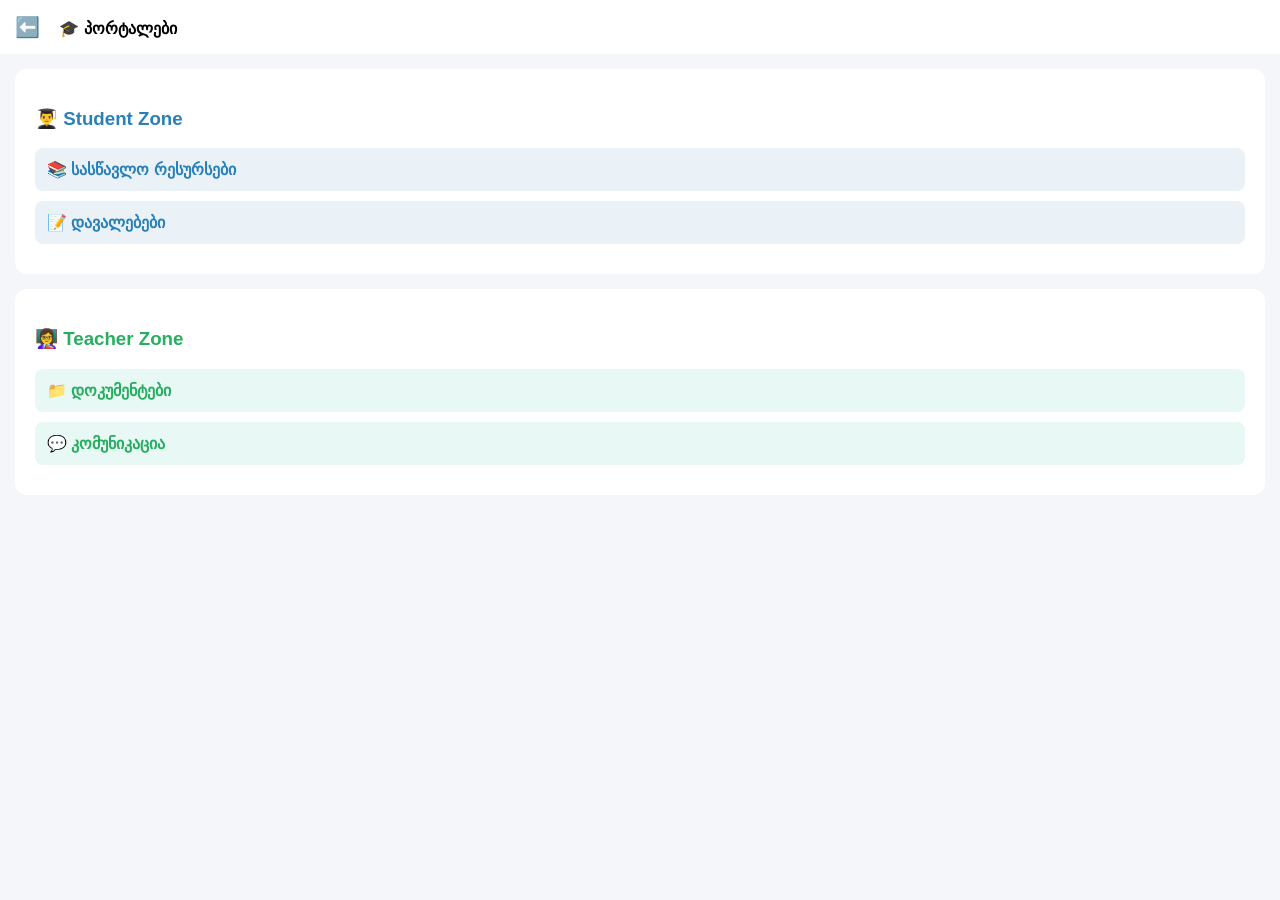
<file: zones.html>
<!DOCTYPE html>
<html lang="ka">
<head>
    <meta charset="UTF-8">
    <meta name="viewport" content="width=device-width, initial-scale=1.0">
    <title>პორტალები</title>
    <style>
        body { font-family: sans-serif; background: #f4f6f9; margin: 0; padding: 0; }
        header { background: #fff; padding: 15px; }
        .back-btn { text-decoration: none; font-size: 20px; margin-right: 15px; }
        .section { background: #fff; margin: 15px; padding: 20px; border-radius: 12px; }
        .link { display: block; background: #eaf2f8; color: #2980b9; padding: 12px; border-radius: 8px; text-decoration: none; margin-bottom: 10px; font-weight: bold; }
    </style>
</head>
<body>
    <header><a href="index.html" class="back-btn">⬅️</a> <b>🎓 პორტალები</b></header>
    <div class="section">
        <h3 style="color: #2980b9;">👨‍🎓 Student Zone</h3>
        <a href="#" class="link">📚 სასწავლო რესურსები</a>
        <a href="#" class="link">📝 დავალებები</a>
    </div>
    <div class="section">
        <h3 style="color: #27ae60;">👩‍🏫 Teacher Zone</h3>
        <a href="#" class="link" style="background: #e8f8f5; color: #27ae60;">📁 დოკუმენტები</a>
        <a href="#" class="link" style="background: #e8f8f5; color: #27ae60;">💬 კომუნიკაცია</a>
    </div>
</body>
</html>
</file>
